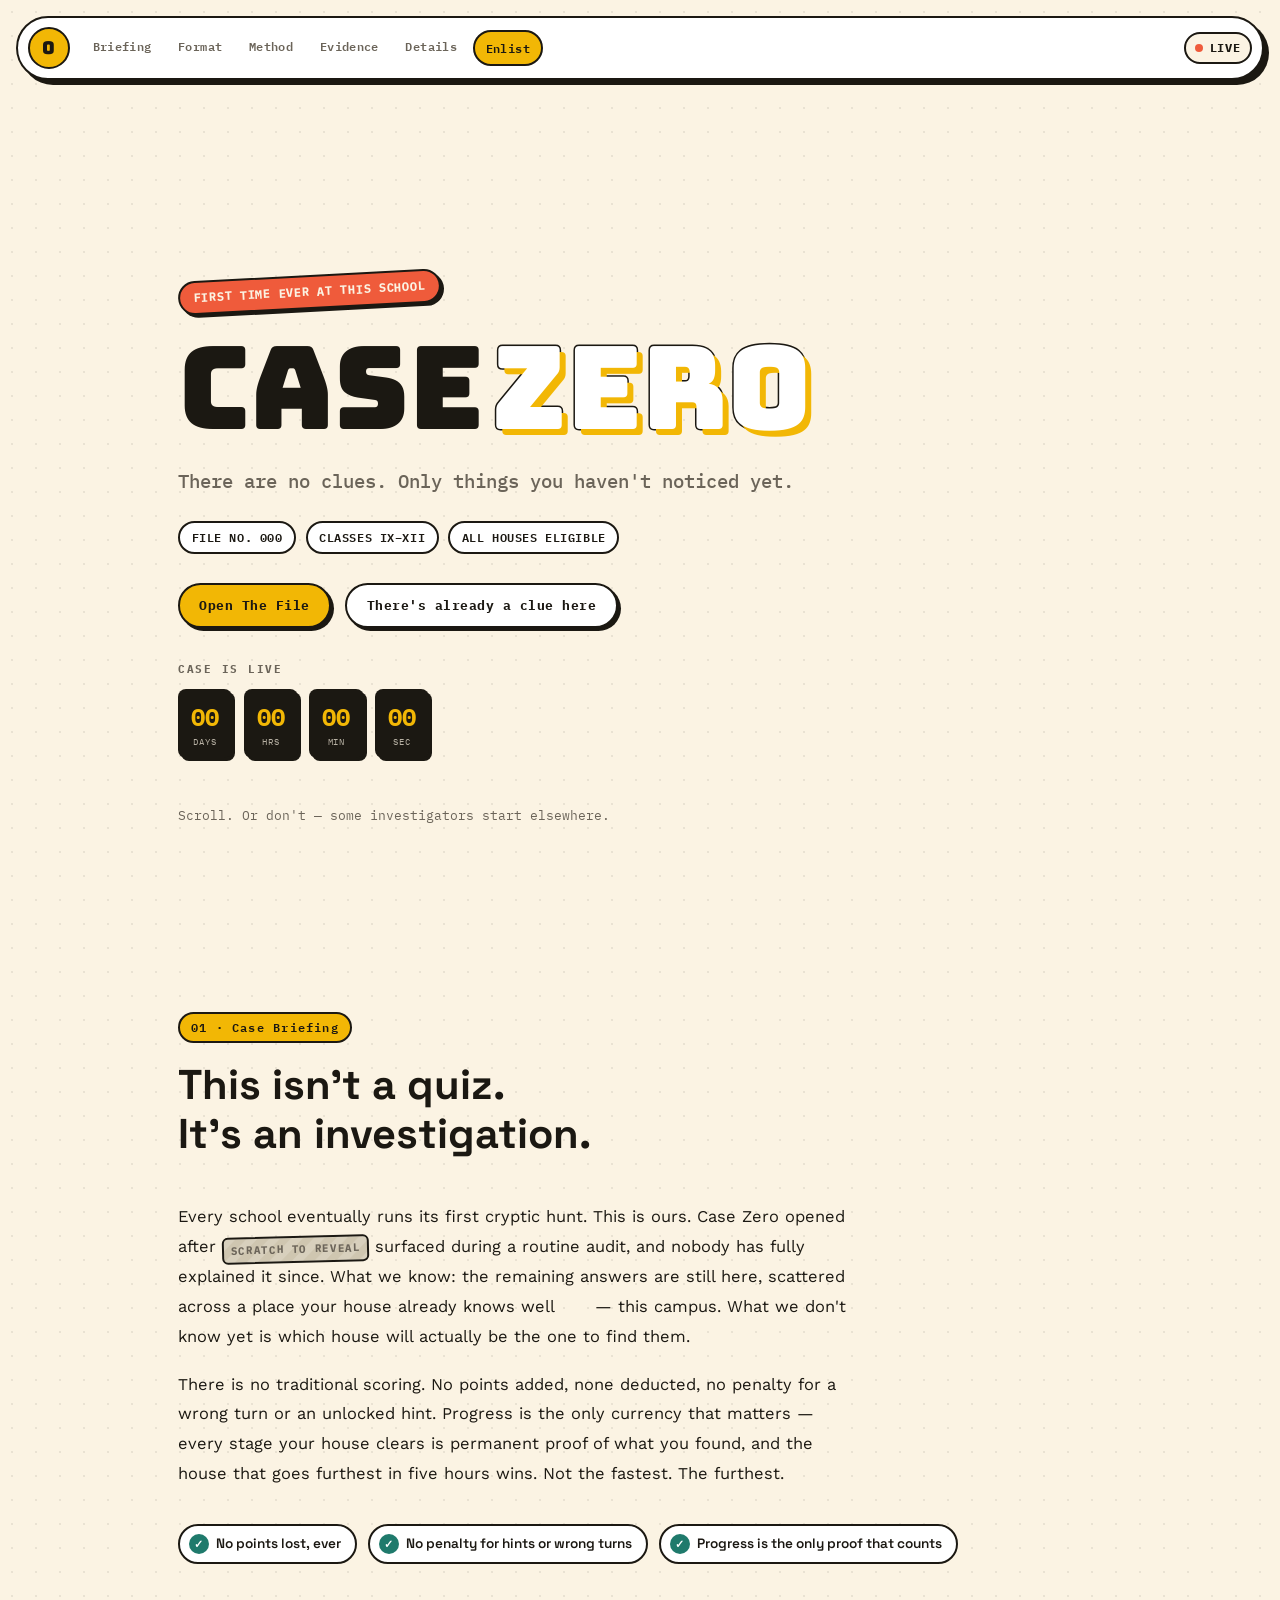
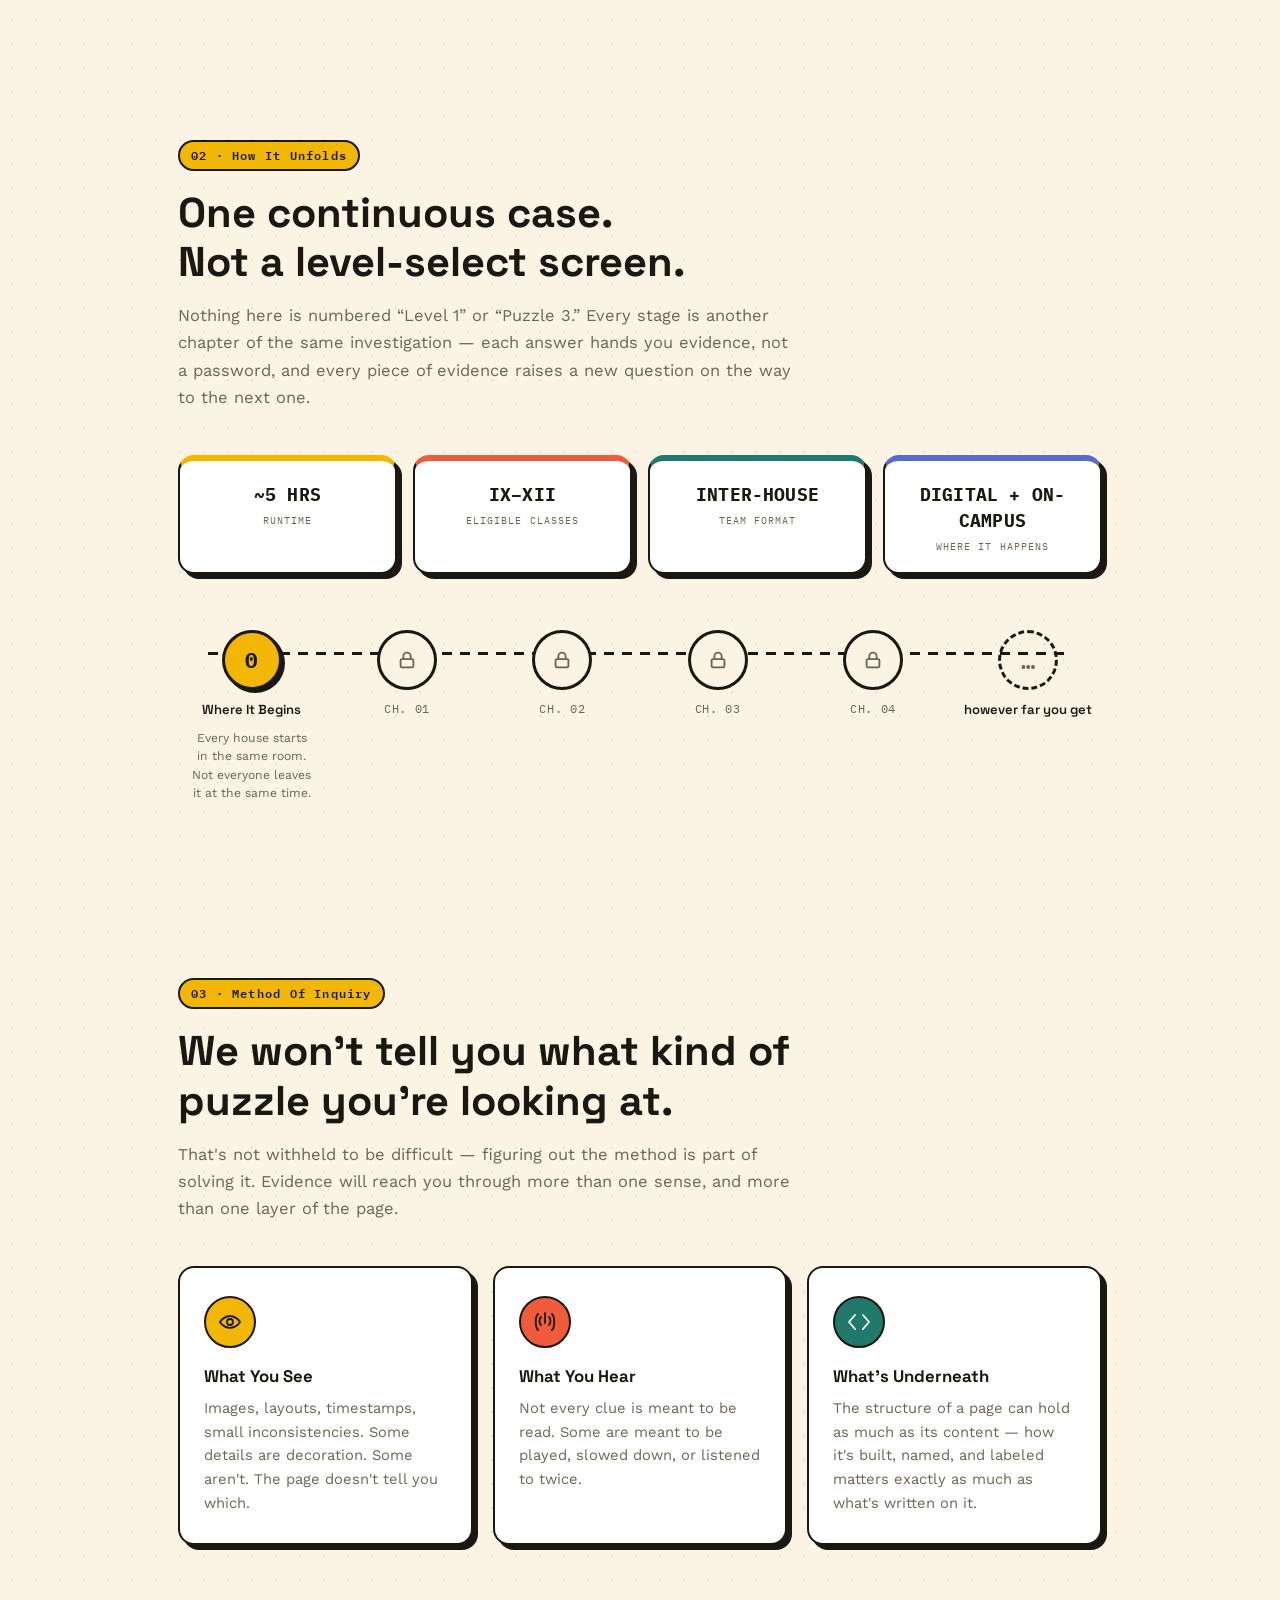
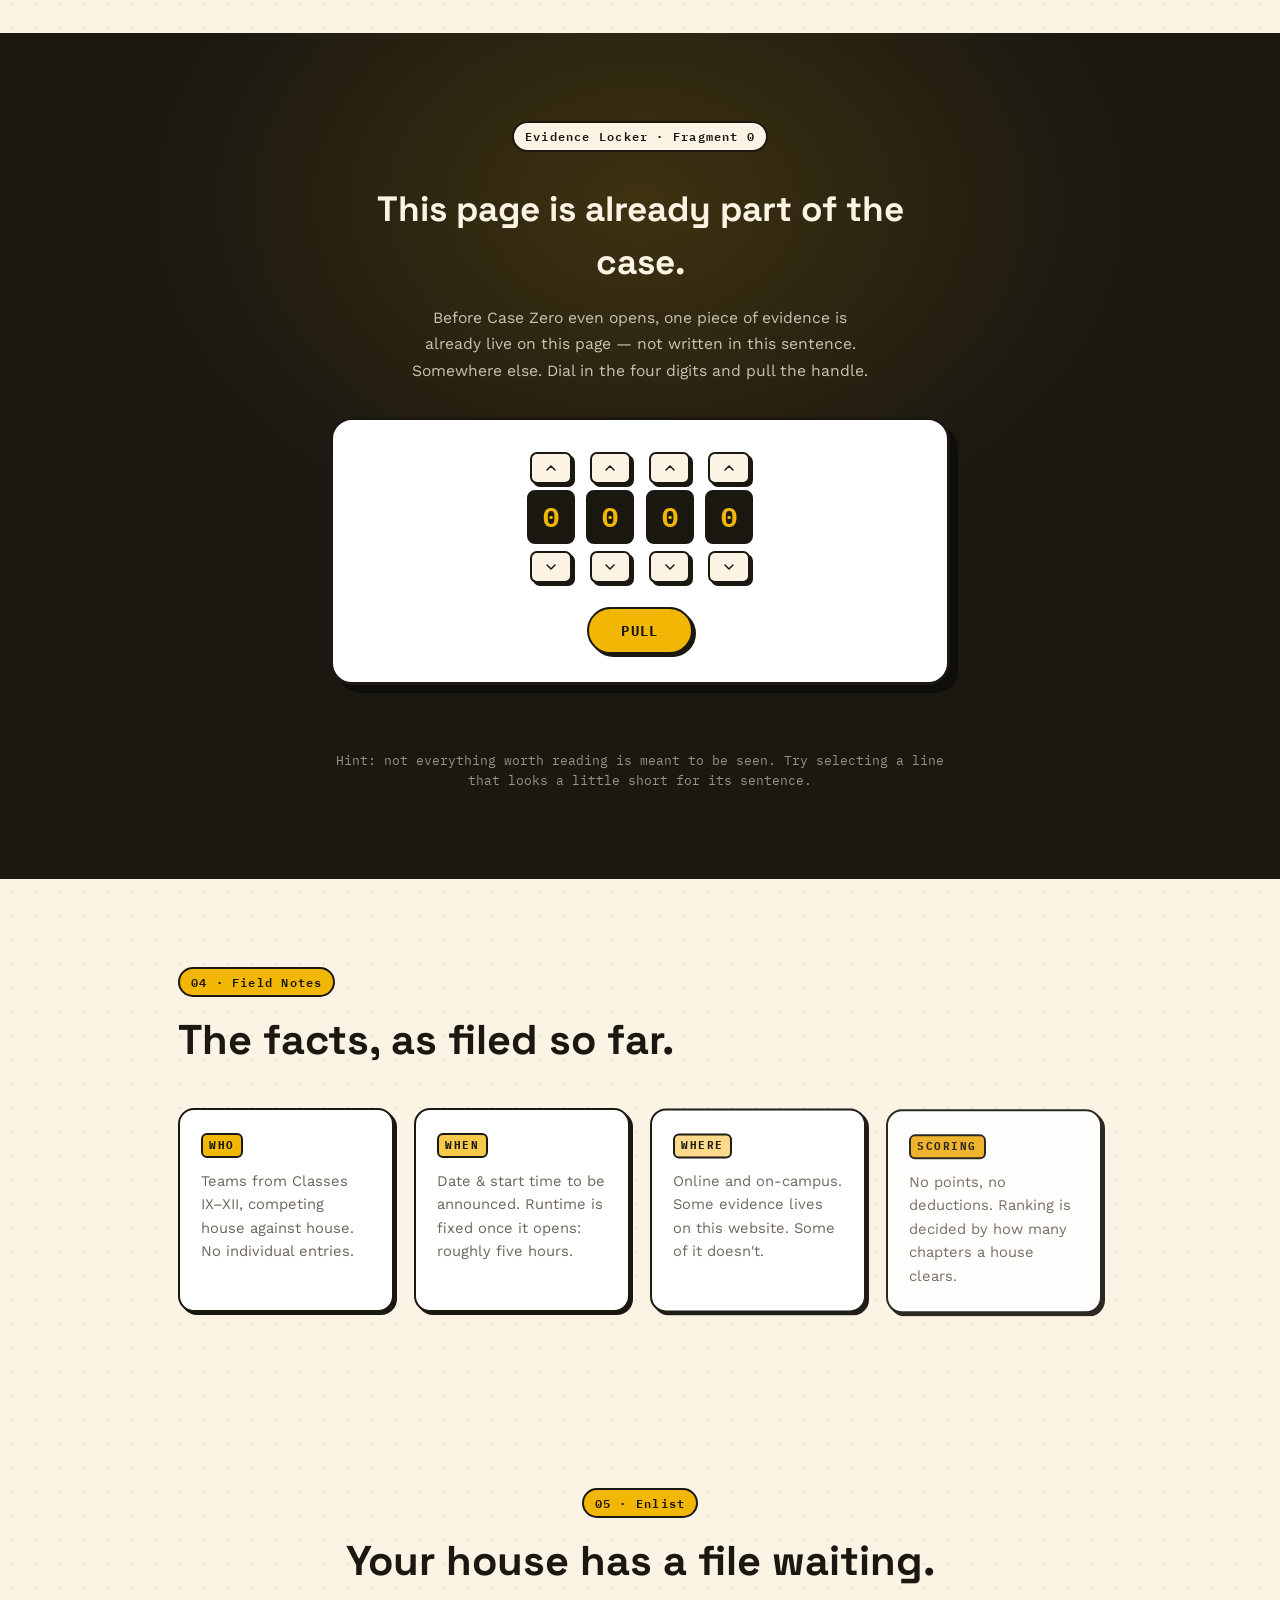
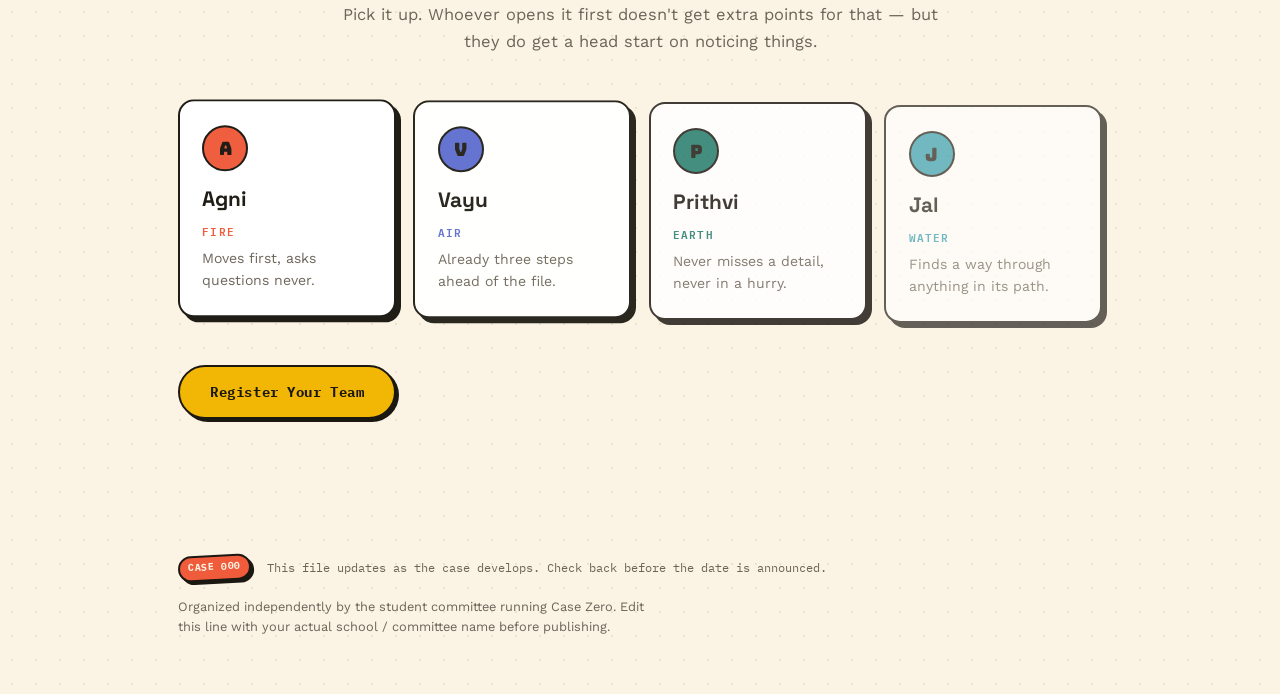
<file: index.html>
<!DOCTYPE html>
<html lang="en">

<head>
  <meta charset="UTF-8">
  <meta name="viewport" content="width=device-width, initial-scale=1.0">
  <title>CASE ZERO — The First File Is Already Open</title>
  <meta name="description"
    content="Case Zero is the first cryptic hunt this school has ever run. Inter-house teams. Five hours. No points, no penalties — only how far your house gets. Something is already hidden on this page.">

  <!--
  Curious enough to check the source? Good instinct — that's the whole game.
  The four-digit code isn't written anywhere in this file. But it IS on the page.
-->

  <link rel="icon"
    href="data:image/svg+xml,%3Csvg xmlns='http://www.w3.org/2000/svg' viewBox='0 0 100 100'%3E%3Crect width='100' height='100' rx='22' fill='%23F2B705'/%3E%3Ctext x='29' y='73' font-size='60' font-family='Arial' font-weight='900' fill='%231B1812'%3E0%3C/text%3E%3C/svg%3E">

  <link rel="preconnect" href="https://fonts.googleapis.com">
  <link rel="preconnect" href="https://fonts.gstatic.com" crossorigin>
  <link
    href="https://fonts.googleapis.com/css2?family=Bungee&family=Space+Grotesk:wght@500;600;700&family=IBM+Plex+Mono:wght@400;500;600;700&family=Work+Sans:wght@400;500;600;700;800&display=swap"
    rel="stylesheet">

  <link rel="stylesheet" href="style.css">
</head>

<body>

  <!-- ============ NAVBAR ============ -->
  <header class="navbar">
    <a class="navbar__brand" href="#top" aria-label="Case Zero, back to top">0</a>

    <nav class="navbar__links" aria-label="Section navigation">
      <a href="#briefing" data-section="briefing" class="navbar__link">Briefing</a>
      <a href="#format" data-section="format" class="navbar__link">Format</a>
      <a href="#method" data-section="method" class="navbar__link">Method</a>
      <a href="#fragment-zero" data-section="fragment-zero" class="navbar__link">Evidence</a>
      <a href="#details" data-section="details" class="navbar__link">Details</a>
      <a href="#enlist" data-section="enlist" class="navbar__link navbar__link--cta">Enlist</a>
    </nav>

    <div class="navbar__status" id="status-pill">
      <span class="navbar__dot" aria-hidden="true"></span>
      <span id="status-text">OPEN</span>
    </div>
  </header>

  <main>

    <!-- ============ HERO ============ -->
    <section id="top" class="hero">
      <span class="badge-sticker">FIRST TIME EVER AT THIS SCHOOL</span>

      <h1 class="hero__title">CASE<span class="hero__title-zero">ZERO</span></h1>

      <p class="hero__tagline" id="scramble-target">There are no clues. Only things you haven't noticed yet.</p>

      <div class="chip-row">
        <span class="chip">FILE NO. 000</span>
        <span class="chip">CLASSES IX&ndash;XII</span>
        <span class="chip">ALL HOUSES ELIGIBLE</span>
      </div>

      <div class="hero__actions">
        <a href="#briefing" class="btn btn--primary">Open The File</a>
        <a href="#fragment-zero" class="btn btn--ghost">There's already a clue here</a>
      </div>

      <div class="countdown" id="countdown">
        <span class="countdown__label">CASE OPENS IN</span>
        <div class="countdown__tiles">
          <div class="countdown__tile"><span id="cd-days">00</span><small>days</small></div>
          <div class="countdown__tile"><span id="cd-hours">00</span><small>hrs</small></div>
          <div class="countdown__tile"><span id="cd-mins">00</span><small>min</small></div>
          <div class="countdown__tile" id="cd-secs-tile"><span id="cd-secs">00</span><small>sec</small></div>
        </div>
      </div>

      <p class="hero__scrollhint">Scroll. Or don't — some investigators start elsewhere.</p>
    </section>

    <!-- ============ BRIEFING ============ -->
    <section id="briefing" class="section reveal">
      <div class="section__head">
        <span class="eyebrow">01 &middot; Case Briefing</span>
        <h2 class="section__title">This isn't a quiz.<br>It's an investigation.</h2>
      </div>

      <div class="prose">
        <p>
          Every school eventually runs its first cryptic hunt. This is ours. Case Zero opened after
          <span class="scratch" tabindex="0" role="button" aria-label="Hidden detail. Press or hover to reveal.">
            <span class="scratch__cover" aria-hidden="true">SCRATCH TO REVEAL</span>
            <span class="scratch__answer">a discrepancy in the archive room</span>
          </span>
          surfaced during a routine audit, and nobody has fully explained it since. What we know: the
          remaining answers are still here, scattered across a place your house already knows well<span
            class="hidden-fragment" aria-hidden="true">4471</span> &mdash; this campus. What we don't know yet is which
          house will actually be the one to find them.
        </p>
        <p>
          There is no traditional scoring. No points added, none deducted, no penalty for a wrong turn
          or an unlocked hint. Progress is the only currency that matters &mdash; every stage your house
          clears is permanent proof of what you found, and the house that goes furthest in five hours
          wins. Not the fastest. The furthest.
        </p>
      </div>

      <ul class="note-row">
        <li><span class="note-dot" aria-hidden="true">&#10003;</span>No points lost, ever</li>
        <li><span class="note-dot" aria-hidden="true">&#10003;</span>No penalty for hints or wrong turns</li>
        <li><span class="note-dot" aria-hidden="true">&#10003;</span>Progress is the only proof that counts</li>
      </ul>
    </section>

    <!-- ============ FORMAT ============ -->
    <section id="format" class="section reveal">
      <div class="section__head">
        <span class="eyebrow">02 &middot; How It Unfolds</span>
        <h2 class="section__title">One continuous case.<br>Not a level-select screen.</h2>
        <p class="lede">
          Nothing here is numbered &ldquo;Level 1&rdquo; or &ldquo;Puzzle 3.&rdquo; Every stage is another
          chapter of the same investigation &mdash; each answer hands you evidence, not a password, and
          every piece of evidence raises a new question on the way to the next one.
        </p>
      </div>

      <div class="stat-row">
        <div class="stat-chip stat-chip--sun"><strong>~5 HRS</strong><span>Runtime</span></div>
        <div class="stat-chip stat-chip--coral"><strong>IX&ndash;XII</strong><span>Eligible classes</span></div>
        <div class="stat-chip stat-chip--teal"><strong>INTER-HOUSE</strong><span>Team format</span></div>
        <div class="stat-chip stat-chip--peri"><strong>DIGITAL + ON-CAMPUS</strong><span>Where it happens</span></div>
      </div>

      <ol class="trail">
        <li class="trail__node trail__node--open">
          <span class="trail__circle">0</span>
          <span class="trail__label">Where It Begins</span>
          <span class="trail__note">Every house starts in the same room. Not everyone leaves it at the same time.</span>
        </li>
        <li class="trail__node trail__node--locked">
          <span class="trail__circle" aria-hidden="true"><svg viewBox="0 0 24 24" fill="none">
              <rect x="5" y="11" width="14" height="9" rx="1.5" stroke="currentColor" stroke-width="2" />
              <path d="M8 11V8a4 4 0 018 0v3" stroke="currentColor" stroke-width="2" />
            </svg></span>
          <span class="trail__label">CH. 01</span>
        </li>
        <li class="trail__node trail__node--locked">
          <span class="trail__circle" aria-hidden="true"><svg viewBox="0 0 24 24" fill="none">
              <rect x="5" y="11" width="14" height="9" rx="1.5" stroke="currentColor" stroke-width="2" />
              <path d="M8 11V8a4 4 0 018 0v3" stroke="currentColor" stroke-width="2" />
            </svg></span>
          <span class="trail__label">CH. 02</span>
        </li>
        <li class="trail__node trail__node--locked">
          <span class="trail__circle" aria-hidden="true"><svg viewBox="0 0 24 24" fill="none">
              <rect x="5" y="11" width="14" height="9" rx="1.5" stroke="currentColor" stroke-width="2" />
              <path d="M8 11V8a4 4 0 018 0v3" stroke="currentColor" stroke-width="2" />
            </svg></span>
          <span class="trail__label">CH. 03</span>
        </li>
        <li class="trail__node trail__node--locked trail__node--fade">
          <span class="trail__circle" aria-hidden="true"><svg viewBox="0 0 24 24" fill="none">
              <rect x="5" y="11" width="14" height="9" rx="1.5" stroke="currentColor" stroke-width="2" />
              <path d="M8 11V8a4 4 0 018 0v3" stroke="currentColor" stroke-width="2" />
            </svg></span>
          <span class="trail__label">CH. 04</span>
        </li>
        <li class="trail__node trail__node--more">
          <span class="trail__circle">&hellip;</span>
          <span class="trail__label">however far you get</span>
        </li>
      </ol>
    </section>

    <!-- ============ METHOD ============ -->
    <section id="method" class="section reveal">
      <div class="section__head">
        <span class="eyebrow">03 &middot; Method Of Inquiry</span>
        <h2 class="section__title">We won't tell you what kind of puzzle you're looking at.</h2>
        <p class="lede">
          That's not withheld to be difficult &mdash; figuring out the method is part of solving it.
          Evidence will reach you through more than one sense, and more than one layer of the page.
        </p>
      </div>

      <div class="card-grid">
        <div class="method-card">
          <span class="method-card__badge method-card__badge--sun"><svg viewBox="0 0 24 24" fill="none">
              <path d="M2 12s3.5-6 10-6 10 6 10 6-3.5 6-10 6-10-6-10-6z" stroke="currentColor" stroke-width="1.8" />
              <circle cx="12" cy="12" r="3" stroke="currentColor" stroke-width="1.8" />
            </svg></span>
          <h3>What You See</h3>
          <p>Images, layouts, timestamps, small inconsistencies. Some details are decoration. Some aren't. The page
            doesn't tell you which.</p>
        </div>
        <div class="method-card">
          <span class="method-card__badge method-card__badge--coral"><svg viewBox="0 0 24 24" fill="none">
              <path d="M12 3v10M8 7c-2 2-2 6 0 8M16 7c2 2 2 6 0 8M5 4c-3 3-3 13 0 16M19 4c3 3 3 13 0 16"
                stroke="currentColor" stroke-width="1.8" stroke-linecap="round" />
            </svg></span>
          <h3>What You Hear</h3>
          <p>Not every clue is meant to be read. Some are meant to be played, slowed down, or listened to twice.</p>
        </div>
        <div class="method-card">
          <span class="method-card__badge method-card__badge--teal"><svg viewBox="0 0 24 24" fill="none">
              <path d="M8 5L2 12l6 7M16 5l6 7-6 7" stroke="currentColor" stroke-width="1.8" stroke-linecap="round"
                stroke-linejoin="round" />
            </svg></span>
          <h3>What's Underneath</h3>
          <p>The structure of a page can hold as much as its content &mdash; how it's built, named, and labeled matters
            exactly as much as what's written on it.</p>
        </div>
      </div>
    </section>

    <!-- ============ FRAGMENT ZERO — the combination lock puzzle ============ -->
    <section id="fragment-zero" class="section section--panel reveal">
      <div class="lock-panel">
        <span class="eyebrow eyebrow--light">Evidence Locker &middot; Fragment 0</span>
        <h2 class="lock-panel__title">This page is already part of the case.</h2>
        <p class="lock-panel__body">
          Before Case Zero even opens, one piece of evidence is already live on this page &mdash;
          not written in this sentence. Somewhere else. Dial in the four digits and pull the handle.
        </p>

        <div class="lock" id="combo-lock">
          <div class="lock__dials" id="lock-dials"><!-- 4 dial units injected by script.js --></div>
          <button type="button" class="lock__handle" id="lock-submit">Pull</button>
        </div>

        <p id="lock-feedback" class="lock-feedback" aria-live="polite" role="status"></p>

        <p class="lock-panel__hint">Hint: not everything worth reading is meant to be seen. Try selecting a line that
          looks a little short for its sentence.</p>
        <noscript>
          <p class="lock-panel__hint">This lock needs JavaScript enabled to turn.</p>
        </noscript>
      </div>
    </section>

    <!-- ============ DETAILS ============ -->
    <section id="details" class="section reveal">
      <div class="section__head">
        <span class="eyebrow">04 &middot; Field Notes</span>
        <h2 class="section__title">The facts, as filed so far.</h2>
      </div>

      <div class="card-grid card-grid--details">
        <div class="detail-card">
          <span class="detail-card__label">Who</span>
          <p>Teams from Classes IX&ndash;XII, competing house against house. No individual entries.</p>
        </div>
        <div class="detail-card">
          <span class="detail-card__label">When</span>
          <p>Date &amp; start time to be announced. Runtime is fixed once it opens: roughly five hours.</p>
        </div>
        <div class="detail-card">
          <span class="detail-card__label">Where</span>
          <p>Online and on-campus. Some evidence lives on this website. Some of it doesn't.</p>
        </div>
        <div class="detail-card">
          <span class="detail-card__label">Scoring</span>
          <p>No points, no deductions. Ranking is decided by how many chapters a house clears.</p>
        </div>
      </div>
    </section>

    <!-- ============ ENLIST ============ -->
    <section id="enlist" class="section reveal">
      <div class="section__head section__head--center">
        <span class="eyebrow">05 &middot; Enlist</span>
        <h2 class="section__title">Your house has a file waiting.</h2>
        <p class="lede lede--center">Pick it up. Whoever opens it first doesn't get extra points for that &mdash; but
          they do get a head start on noticing things.</p>
      </div>

      <div class="house-grid" id="house-grid"><!-- rendered by script.js from CONFIG.houses --></div>

      <a href="#" class="btn btn--primary btn--large" id="register-link">Register Your Team</a>
    </section>

  </main>

  <footer class="site-footer">
    <div class="site-footer__row">
      <span class="badge-sticker badge-sticker--small">CASE 000</span>
      <p>This file updates as the case develops. Check back before the date is announced.</p>
    </div>
    <p class="site-footer__fine">Organized independently by the student committee running Case Zero. Edit this line with
      your actual school / committee name before publishing.</p>
  </footer>

  <script src="https://cdnjs.cloudflare.com/ajax/libs/gsap/3.12.5/gsap.min.js"></script>
  <script src="script.js"></script>
</body>

</html>
</file>
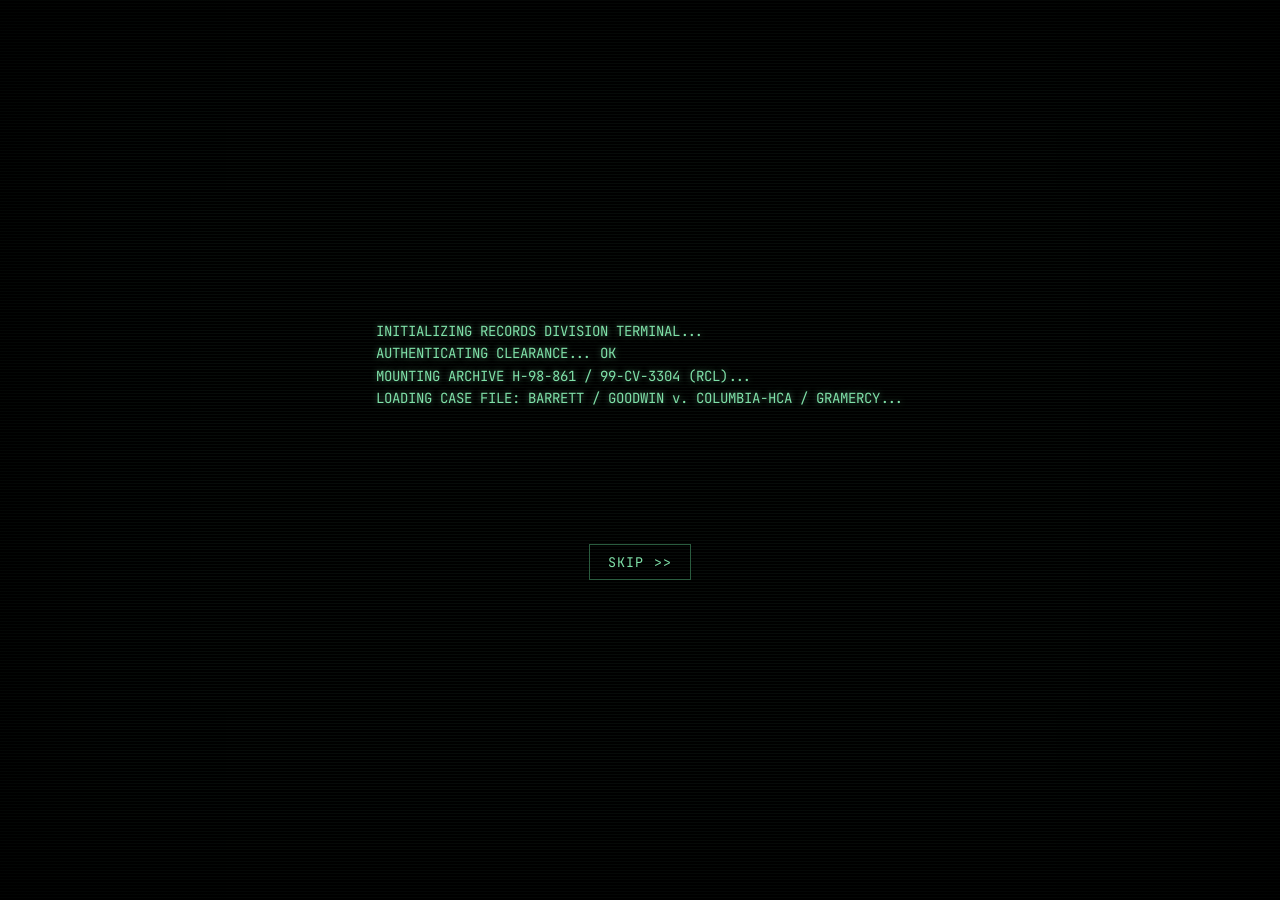
<file: 2.html>
<!DOCTYPE html>
<html lang="en">

<head>
    <meta charset="UTF-8">
    <meta name="viewport" content="width=device-width, initial-scale=1.0">
    <title>SEALED // Case No. H-98-861 — Barrett/Goodwin v. Columbia-HCA/Gramercy</title>

    <!--
  Breadcrumb. Decode it if you like — it just points you two inches down.
  BASE64: SWYgeW91IGNhbiByZWFkIHRoaXMsIHlvdSdyZSBhbHJlYWR5IGFoZWFkIG9mIG1vc3QgdmlzaXRvcnMuIFNjcm9sbCBkb3duIGluIHRoZSBzb3VyY2Ug4oCUIENsZXJrJ3MgTm90ZSAxIG9mIDUgaXMgaW4gdGhlIGJpZyBjb21tZW50IGJsb2NrIGJlbG93Lg==
-->
    <meta name="clearance-log"
        content="SWYgeW91IGNhbiByZWFkIHRoaXMsIHlvdSdyZSBhbHJlYWR5IGFoZWFkIG9mIG1vc3QgdmlzaXRvcnMuIFNjcm9sbCBkb3duIGluIHRoZSBzb3VyY2Ug4oCUIENsZXJrJ3MgTm90ZSAxIG9mIDUgaXMgaW4gdGhlIGJpZyBjb21tZW50IGJsb2NrIGJlbG93Lg==">

    <!--
============================================================================
 RECORDS DIVISION — RESTRICTED ARCHIVE — INTERNAL FILE COPY
 If you're reading this, you already know to check the page source.
 Good instinct. Keep that habit for the rest of this file — not everything
 here is meant to be seen on the first pass.

 CLERK'S NOTE 1 of 5
 "This archive doesn't unseal itself. The final code has FOUR segments,
  and every one of them is already sitting in plain sight in the Rulings
  tab — you just have to know which four things to pull, and how they
  fit together. That 'how' is scattered in four more places:

    - Three more notes are hidden past this one, found by DOING things,
      not just reading them. This machine takes typed words. It also
      remembers old cheat codes from a much older kind of console.
    - A fifth note is hiding in the Evidence Locker, under something
      that's been blacked out for a reason. Blacked out isn't the same
      as gone.
    - And it never hurts to check whether this page has anything to
      say back to you, in the one place developers actually look.

  Five notes total. You don't need to find them in order. You do need
  all five before the Terminal will make any sense."
============================================================================
-->

    <link rel="stylesheet" href="2.css">
</head>

<body>

    <!-- ============================= BOOT SCREEN ============================= -->
    <div id="boot-screen" role="status" aria-live="polite">
        <div id="boot-lines"></div>
        <button id="skip-boot" type="button">SKIP &gt;&gt;</button>
    </div>

    <!-- ============================== MAIN APP ================================ -->
    <div id="app" hidden>

        <header class="topbar">
            <div class="seal" aria-hidden="true">
                <svg viewBox="0 0 100 100" width="42" height="42">
                    <circle cx="50" cy="50" r="46" fill="none" stroke="currentColor" stroke-width="2" />
                    <circle cx="50" cy="50" r="38" fill="none" stroke="currentColor" stroke-width="1" />
                    <path d="M50 20 L58 45 L50 40 L42 45 Z" fill="currentColor" />
                    <path d="M30 60 Q50 78 70 60" fill="none" stroke="currentColor" stroke-width="3" />
                </svg>
            </div>
            <div class="case-id">
                <span class="case-id-label">CASE NO.</span>
                <span class="case-id-num">H-98-861 &nbsp;/&nbsp; 99-CV-3304 (RCL)</span>
            </div>
            <div class="clearance-stamp">RESTRICTED&nbsp;ACCESS</div>
        </header>

        <div class="vitals-strip">
            <svg class="ecg" viewBox="0 0 300 40" preserveAspectRatio="none" aria-hidden="true">
                <polyline id="ecg-line" class="ecg-line" fill="none" stroke-width="2"
                    points="0,20 40,20 50,5 60,35 70,20 110,20 120,8 130,32 140,20 300,20" />
            </svg>
            <span class="vitals-label">
                SIGNS OF LIFE — CLERK'S NOTES RECOVERED:
                <span id="clue-count">0</span>/<span id="clue-total">5</span>
                <span class="vitals-sub">(this monitor auto-detects 3 of 5 — two are old-school; report them yourself in
                    the Terminal)</span>
            </span>
        </div>

        <nav class="tabs" aria-label="Case sections">
            <a href="#overview">Overview</a>
            <a href="#persons">Persons of Interest</a>
            <a href="#timeline">Timeline</a>
            <a href="#evidence">Evidence Locker</a>
            <a href="#rulings">Rulings</a>
            <a href="#terminal">Unseal Terminal</a>
        </nav>

        <main>

            <!-- ============================ OVERVIEW ============================ -->
            <section id="overview" class="panel">
                <h2><span class="tag">01</span> Overview — What This File Is</h2>
                <p>
                    This is a public-record dossier for a False Claims Act <em>qui tam</em>
                    case brought by two former employees of Gramercy Surgery Center, an
                    outpatient facility in Houston, Texas, against Columbia/HCA. The
                    relators — Scott Barrett and Marie Goodwin — alleged improper
                    Medicare co-pay waivers, mis-coding of uncovered procedures, pricing
                    and referral arrangements benefiting physician owners, and
                    retaliation after they raised concerns internally.
                </p>
                <div class="callout">
                    <strong>Read carefully:</strong> an allegation is not a finding. A
                    parent company's nationwide settlement is not the same thing as a
                    verdict in <em>this</em> case. This file separates the two — and
                    so should you, once you get to the Terminal.
                </div>
                <p>
                    The case never reached a fraud trial. It was narrowed twice — once on
                    the pleadings, once on summary judgment — before it closed. The two
                    rulings that did that narrowing are the heart of this archive, and
                    of what it takes to unseal it. Read <a href="#rulings">Rulings</a>
                    slowly. Every word of it is load-bearing.
                </p>
            </section>

            <!-- ============================ PERSONS ============================= -->
            <section id="persons" class="panel">
                <h2><span class="tag">02</span> Persons of Interest</h2>
                <div class="card-grid">

                    <details class="card">
                        <summary>Scott Barrett <span class="role">Administrator · Relator</span></summary>
                        <p>Became Gramercy's administrator in late 1995. Filed the sealed
                            qui tam action in March 1998. Settled his own employment claims
                            privately in September 2004 — terms were never made public.</p>
                    </details>

                    <details class="card">
                        <summary>Marie Goodwin <span class="role">Business Operations Manager · Relator</span></summary>
                        <p>Ran Gramercy's business office from 1993 to January 1997.
                            Logged pricing concessions and raised concerns up the chain
                            starting in 1996. Fired January 2, 1997, after a dispute over
                            year-end reports. Her retaliation claim later failed for lack of
                            a proven causal link.</p>
                        <!-- She kept better records than anyone gave her credit for.
               If you ever intercept a transmission signed "M.G.", that's her. -->
                    </details>

                    <details class="card">
                        <summary>Carol Simons <span class="role">Successor Administrator</span></summary>
                        <p>Took over both the Travis and Gramercy sites in December 1996
                            after Barrett's firing. Fired Goodwin following an escalating
                            argument over reporting duties on December 31, 1996 and
                            January 2, 1997.</p>
                    </details>

                    <details class="card">
                        <summary>Greg Beasley <span class="role">Regional VP, Ambulatory Surgery</span></summary>
                        <p>Visited Gramercy in May 1996 and joined a conference call where
                            co-pay waivers, doctor demands, and pricing were discussed —
                            later cited as the strongest evidence of protected reporting.</p>
                    </details>

                    <details class="card">
                        <summary>Kirk Tenkhoff <span class="role">Regional Compliance Director</span></summary>
                        <p>Present on the May 1996 call. Later testified he told the
                            relators that discounting co-pays and deductibles was improper,
                            and that he planned to consult counsel and the CFOs.</p>
                    </details>

                    <details class="card">
                        <summary>Pam Ashworth <span class="role">Regional CFO</span></summary>
                        <p>Goodwin raised the overpayment holding account with her in
                            September 1996. Ashworth directed that future overpayments go
                            back to insurers, but didn't address funds already transferred.</p>
                    </details>

                </div>
            </section>

            <!-- ============================ TIMELINE ============================= -->
            <section id="timeline" class="panel">
                <h2><span class="tag">03</span> Timeline</h2>
                <ol class="timeline">
                    <li><time>1993</time> Goodwin joins Gramercy's business office.</li>
                    <li><time>1994</time> Columbia/HCA acquires Gramercy; overpayment-refund questions begin.</li>
                    <li><time>Late 1995</time> Barrett becomes administrator.</li>
                    <li><time>Mar 1996</time> Goodwin starts logging concessions, free cases, and fee waivers.</li>
                    <li><time>May 1996</time> Dallas regional meeting, Beasley's site visit, and the conference call —
                        the key internal-reporting event.</li>
                    <li><time>Sep 1996</time> Overpayment holding account raised with Ashworth.</li>
                    <li><time>Oct 1996</time> Goodwin refuses further pricing deals; a performance memo is written about
                        her.</li>
                    <li><time>Dec 1996</time> Barrett is fired; Simons takes over both sites.</li>
                    <li><time>Jan 2, 1997</time> Goodwin is fired following a dispute with Simons.</li>
                    <li><time>Mar 1998</time> Barrett files the sealed FCA suit — S.D. Tex. No. H-98-861.</li>
                    <li><time>1999</time> Case transferred into the D.C. MDL as No. 99-cv-3304.</li>
                    <li><time>Mar 15, 2001</time> The United States declines to intervene.</li>
                    <li class="ruling-marker"><time>Feb 24, 2003</time> ★ Ruling One — D.C. dismissal (see Rulings).
                    </li>
                    <li><time>Sep 2004</time> Barrett settles his claims privately.</li>
                    <li class="ruling-marker"><time>Aug 10, 2005</time> ★ Ruling Two — Houston summary judgment (see
                        Rulings).</li>
                </ol>
            </section>

            <!-- ============================ EVIDENCE ============================= -->
            <section id="evidence" class="panel">
                <h2><span class="tag">04</span> Evidence Locker</h2>
                <p class="hint-text">Some exhibits below have been partially declassified. Others haven't — yet. Some
                    blacked-out lines respond better to a mouse than to your eyes. Try dragging your cursor across one.
                </p>

                <div class="exhibit">
                    <h3>Exhibit A — Sealed Complaint <span class="exhibit-date">Filed March 1998</span></h3>
                    <p>Alleges routine co-pay waivers, mis-coded procedures, discounted
                        or free cases for referring physicians, an equipment-lease
                        arrangement, and retained insurance overpayments.</p>
                </div>

                <div class="exhibit">
                    <h3>Exhibit B — D.C. MDL Opinion <span class="exhibit-date">Feb. 24, 2003</span></h3>
                    <p>251 F. Supp. 2d 28. Holds that kickback theories and implied
                        certification can, in principle, support False Claims Act liability
                        — but dismisses the fraud counts without prejudice for lack of
                        Rule 9(b) particularity.</p>
                    <p class="declass">
                        <span class="redacted" id="redacted-clue" tabindex="0" title="Select this text.">
                            <span class="redacted-block">████████████ ██ ████████ ███ ████ ██████████ █████ ████, ██
                                █████ ██████████. ████ ██ ███ ███ ████ ██████ █████ █████.</span><span
                                class="redacted-payload" id="redacted-payload">&nbsp;Clerk's Note 5 of 5 — the last
                                piece: string your four segments together with a single hyphen between each one, and
                                nothing else. No spaces, anywhere, ever. That's the whole assembly instruction.
                                Everything you need to fill those four segments in is written under "The Two
                                Rulings."</span>
                        </span>
                    </p>
                </div>

                <div class="exhibit">
                    <h3>Exhibit C — Houston Summary Judgment <span class="exhibit-date">Aug. 10, 2005</span></h3>
                    <p>Finds a factual dispute over whether Goodwin's internal reports
                        counted as protected activity — but no evidence that the
                        decision-maker who fired her knew about them. Case closes on
                        causation grounds.</p>
                </div>

                <div class="exhibit">
                    <h3>Exhibit D — DOJ National Settlement Record <span class="exhibit-date">Dec. 2000 / Jun.
                            2003</span></h3>
                    <p>Columbia/HCA's separate nationwide resolutions totaled roughly
                        $1.7 billion across unrelated hospital conduct. Context only —
                        this Gramercy matter was not part of that settled group.</p>
                </div>

                <button id="decode-btn" type="button" class="ghost-btn"
                    data-transmission="Q0xFUksgTk9URSAoVU5OVU1CRVJFRCk6IFRoZXJlIGlzIG5vIHNpeHRoIG5vdGUuIFN0b3AgZGVjb2RpbmcgdHJhbnNtaXNzaW9ucyBhbmQgZ28gcmVhZCB0aGUgUnVsaW5ncyB0YWIuIC0tIE0uRy4=">
                    Analyze intercepted transmission
                </button>
                <pre id="transmission-output" aria-live="polite"></pre>
            </section>

            <!-- ============================ RULINGS ============================== -->
            <section id="rulings" class="panel">
                <h2><span class="tag">05</span> The Two Rulings</h2>
                <p>Everything this case became rests on these two decisions. Read the
                    stamps, the names, and the dates closely — they matter more than once,
                    and they matter more than the prose around them.</p>

                <div class="ruling-card">
                    <div class="stamp">RCL</div>
                    <div>
                        <h3>Ruling One — Dismissal on the Pleadings</h3>
                        <p><strong>United States ex rel. Barrett v. Columbia/HCA</strong>,
                            251 F. Supp. 2d 28 — United States District Court, District of
                            Columbia.</p>
                        <p>Decided <strong>February 24, 2003</strong> by
                            <strong>Judge Royce C. Lamberth</strong>. The fraud counts were
                            dismissed without prejudice for failing Rule 9(b)'s particularity
                            requirement. The retaliation and emotional-distress claims
                            survived.
                        </p>
                    </div>
                </div>

                <div class="ruling-card">
                    <div class="stamp">LHR</div>
                    <div>
                        <h3>Ruling Two — Summary Judgment</h3>
                        <p><strong>United States ex rel. Barrett and Goodwin v. Columbia
                                Healthcare Corp.</strong>, No. H-98-861 — United States District
                            Court, Southern District of Texas, Houston Division.</p>
                        <p>Decided <strong>August 10, 2005</strong> by
                            <strong>Judge Lee H. Rosenthal</strong>. Summary judgment for the
                            defendants on all of Goodwin's remaining claims. The case
                            effectively ends here.
                        </p>
                    </div>
                </div>
            </section>

            <!-- ============================ TERMINAL ============================= -->
            <section id="terminal" class="panel">
                <h2><span class="tag">06</span> Unseal Terminal</h2>
                <p>
                    This archive unseals with a single code: four segments, assembled
                    from what's written above and from what you've dug up elsewhere in
                    this file. Five Clerk's Notes are hidden through this archive. You
                    don't need to find them in order — you do need all of them to know
                    <em>how</em> the four segments fit together.
                </p>

                <div id="konami-panel" class="reveal-panel" hidden></div>
                <div id="keyword-panel" class="reveal-panel" hidden></div>

                <div class="manual-report">
                    <p class="hint-text">Two notes don't report to this terminal automatically. If you found them, say
                        so:</p>
                    <button id="report-comment" type="button" class="ghost-btn small" data-found="false">I found the
                        note in the page source</button>
                    <button id="report-console" type="button" class="ghost-btn small" data-found="false">I found the
                        note in the console</button>
                </div>

                <div class="hint-row">
                    <button id="hint-btn" type="button" class="ghost-btn">Request a nudge</button>
                    <span id="hint-text" aria-live="polite"></span>
                </div>

                <form id="unseal-form" autocomplete="off">
                    <label for="code-input">UNSEAL CODE</label>
                    <input id="code-input" name="code" type="text" placeholder="XXX-0000-XXX-0000" spellcheck="false"
                        autocapitalize="characters">
                    <button type="submit" id="unseal-btn">UNSEAL</button>
                </form>
                <p id="unseal-result" role="alert"></p>

                <button id="reset-btn" type="button" class="ghost-btn small">Reset investigation</button>
            </section>

        </main>

        <footer>
            <p>Public-record research summary. Not legal advice. Compiled for
                case-study purposes.</p>
            <!-- Ctrl+F is not cheating. It's called being a good investigator. -->
        </footer>

        <div id="toast" role="status" aria-live="polite"></div>

    </div>

    <script src="2.js"></script>
</body>

</html>
</file>
<file: style.css>
/* ==========================================================================
   CASE ZERO — Stylesheet (v2: "Puzzle Box")
   A bright, tactile escape-room language: cream paper, thick ink outlines,
   offset drop-shadows, and a real combination lock as the centerpiece.
   ========================================================================== */

/* ---------- Tokens ---------- */
:root {
  --paper: #FBF3E3;
  --paper-raise: #FFFFFF;
  --ink: #1B1812;
  --ink-soft: #6b6459;

  --sun: #F2B705;
  --coral: #EF5B3B;
  --teal: #1F7A6C;
  --peri: #5A6ACF;

  --shadow-sm: 3px 3px 0 var(--ink);
  --shadow-md: 5px 5px 0 var(--ink);
  --shadow-lg: 7px 7px 0 var(--ink);

  --r-sm: 8px;
  --r-md: 16px;
  --r-lg: 22px;

  --f-display: 'Bungee', 'Arial Black', sans-serif;
  --f-heading: 'Space Grotesk', sans-serif;
  --f-mono: 'IBM Plex Mono', ui-monospace, Menlo, monospace;
  --f-body: 'Work Sans', -apple-system, BlinkMacSystemFont, 'Segoe UI', sans-serif;

  --ease-out: cubic-bezier(.16, .8, .28, 1);
  --ease-pop: cubic-bezier(.34, 1.56, .64, 1);

  --nav-h: 64px;
  --nav-gap: 16px;
}

/* ---------- Reset ---------- */
*,
*::before,
*::after {
  box-sizing: border-box;
}

html {
  scroll-behavior: smooth;
}

body,
h1,
h2,
h3,
p,
ul,
ol,
li,
figure {
  margin: 0;
  padding: 0;
}

ul,
ol {
  list-style: none;
}

img,
svg {
  display: block;
  max-width: 100%;
}

a {
  color: inherit;
  text-decoration: none;
}

button,
input {
  font: inherit;
  color: inherit;
}

button {
  background: none;
  border: none;
  cursor: pointer;
}

body {
  background-color: var(--paper);
  background-image: radial-gradient(circle, rgba(27, 24, 18, 0.08) 1.4px, transparent 1.4px);
  background-size: 24px 24px;
  color: var(--ink);
  font-family: var(--f-body);
  line-height: 1.5;
  min-height: 100vh;
  overflow-x: hidden;
}

::selection {
  background: rgba(242, 183, 5, 0.55);
  color: var(--ink);
}

:focus-visible {
  outline: 3px solid var(--ink);
  outline-offset: 3px;
}

/* ==========================================================================
   NAVBAR — floating pill capsule
   ========================================================================== */
.navbar {
  position: fixed;
  top: var(--nav-gap);
  left: var(--nav-gap);
  right: var(--nav-gap);
  z-index: 300;
  height: var(--nav-h);
  display: flex;
  align-items: center;
  gap: 0.75rem;
  padding: 0 0.6rem;
  background: var(--paper-raise);
  border: 2.5px solid var(--ink);
  border-radius: 999px;
  box-shadow: var(--shadow-md);
}

.navbar__brand {
  flex-shrink: 0;
  width: 42px;
  height: 42px;
  border-radius: 50%;
  background: var(--sun);
  border: 2.5px solid var(--ink);
  display: flex;
  align-items: center;
  justify-content: center;
  font-family: var(--f-display);
  font-size: 1.1rem;
}

.navbar__links {
  flex: 1;
  display: flex;
  gap: 0.3rem;
  overflow-x: auto;
  scrollbar-width: none;
}

.navbar__links::-webkit-scrollbar {
  display: none;
}

.navbar__link {
  flex-shrink: 0;
  font-family: var(--f-mono);
  font-size: 0.76rem;
  font-weight: 600;
  letter-spacing: 0.03em;
  padding: 0.55em 0.9em;
  border-radius: 999px;
  color: var(--ink-soft);
  transition: background 0.2s var(--ease-out), color 0.2s var(--ease-out);
  white-space: nowrap;
}

.navbar__link:hover {
  background: rgba(242, 183, 5, 0.25);
  color: var(--ink);
}

.navbar__link.navbar__link--active {
  background: var(--sun);
  color: var(--ink);
}

.navbar__link--cta {
  border: 2px solid var(--ink);
  color: var(--ink);
}

.navbar__status {
  flex-shrink: 0;
  display: flex;
  align-items: center;
  gap: 0.4rem;
  font-family: var(--f-mono);
  font-size: 0.72rem;
  font-weight: 700;
  letter-spacing: 0.08em;
  padding: 0.5em 0.8em;
  border-radius: 999px;
  border: 2px solid var(--ink);
  background: var(--paper);
}

.navbar__dot {
  width: 8px;
  height: 8px;
  border-radius: 50%;
  background: var(--teal);
  animation: dot-pulse 2.2s ease-in-out infinite;
}

.navbar__status--live .navbar__dot {
  background: var(--coral);
}

@keyframes dot-pulse {

  0%,
  100% {
    opacity: 1;
  }

  50% {
    opacity: 0.3;
  }
}

/* ==========================================================================
   LAYOUT SHELL
   ========================================================================== */
main {
  padding-top: calc(var(--nav-h) + var(--nav-gap) * 2);
}

.section {
  position: relative;
  padding: 5.5rem 1.75rem;
  max-width: 980px;
  margin: 0 auto;
}

.reveal {
  opacity: 0;
  transform: translateY(30px);
  transition: opacity 0.75s var(--ease-out), transform 0.75s var(--ease-out);
}

.reveal.is-visible {
  opacity: 1;
  transform: none;
}

.section__head {
  max-width: 720px;
  margin-bottom: 2.75rem;
}

.section__head--center {
  margin-left: auto;
  margin-right: auto;
  text-align: center;
}

.eyebrow {
  display: inline-block;
  font-family: var(--f-mono);
  font-size: 0.76rem;
  font-weight: 600;
  letter-spacing: 0.1em;
  color: var(--ink);
  background: var(--sun);
  border: 2px solid var(--ink);
  border-radius: 999px;
  padding: 0.35em 0.9em;
  margin-bottom: 1.1rem;
}

.eyebrow--light {
  background: var(--paper);
}

.section__title {
  font-family: var(--f-heading);
  font-weight: 700;
  font-size: clamp(1.75rem, 3.6vw, 2.6rem);
  line-height: 1.18;
  color: var(--ink);
}

.lede {
  margin-top: 1rem;
  font-size: 1.03rem;
  line-height: 1.65;
  color: var(--ink-soft);
  max-width: 62ch;
}

.lede--center {
  margin-left: auto;
  margin-right: auto;
}

/* ==========================================================================
   HERO
   ========================================================================== */
.hero {
  min-height: 92vh;
  display: flex;
  flex-direction: column;
  align-items: flex-start;
  justify-content: center;
  padding: calc(var(--nav-h) + var(--nav-gap) * 2 + 2rem) 1.75rem 3rem;
  max-width: 980px;
  margin: 0 auto;
  gap: 1.5rem;
}

.badge-sticker {
  display: inline-block;
  font-family: var(--f-mono);
  font-size: 0.76rem;
  font-weight: 700;
  letter-spacing: 0.06em;
  color: var(--paper);
  background: var(--coral);
  border: 2.5px solid var(--ink);
  border-radius: 999px;
  padding: 0.5em 1.1em;
  transform: rotate(-3deg);
  box-shadow: var(--shadow-sm);
}

.badge-sticker--small {
  font-size: 0.62rem;
  padding: 0.35em 0.8em;
}

.hero__title {
  font-family: var(--f-display);
  font-weight: 400;
  font-size: clamp(3rem, 11vw, 7.2rem);
  line-height: 0.95;
  color: var(--ink);
  text-transform: uppercase;
}

.hero__title-zero {
  color: var(--paper-raise);
  -webkit-text-stroke: 3px var(--ink);
  paint-order: stroke fill;
  text-shadow: 6px 6px 0 var(--sun);
  margin-left: 0.06em;
}

.hero__tagline {
  font-family: var(--f-mono);
  font-size: clamp(1rem, 1.9vw, 1.2rem);
  font-weight: 500;
  color: var(--ink-soft);
  min-height: 1.6em;
}

.chip-row {
  display: flex;
  flex-wrap: wrap;
  gap: 0.6rem;
}

.chip {
  font-family: var(--f-mono);
  font-size: 0.72rem;
  font-weight: 600;
  letter-spacing: 0.05em;
  text-transform: uppercase;
  padding: 0.5em 1em;
  border: 2px solid var(--ink);
  border-radius: 999px;
  background: var(--paper-raise);
}

.hero__actions {
  display: flex;
  flex-wrap: wrap;
  gap: 0.9rem;
  margin-top: 0.3rem;
}

.btn {
  font-family: var(--f-mono);
  font-size: 0.8rem;
  font-weight: 700;
  letter-spacing: 0.04em;
  padding: 0.85em 1.5em;
  border-radius: 999px;
  border: 2.5px solid var(--ink);
  box-shadow: var(--shadow-sm);
  display: inline-flex;
  align-items: center;
  gap: 0.5em;
  transition: transform 0.15s var(--ease-out), box-shadow 0.15s var(--ease-out), background 0.15s var(--ease-out);
}

.btn--primary {
  background: var(--sun);
  color: var(--ink);
}

.btn--ghost {
  background: var(--paper-raise);
  color: var(--ink);
}

.btn:hover {
  transform: translate(-1px, -1px);
  box-shadow: 6px 6px 0 var(--ink);
}

.btn:active,
.btn.is-pressed {
  transform: translate(2px, 2px);
  box-shadow: 1px 1px 0 var(--ink);
}

.btn--large {
  padding: 1.05em 2.2em;
  font-size: 0.86rem;
}

.btn:disabled {
  opacity: 0.5;
  cursor: not-allowed;
  transform: none;
  box-shadow: var(--shadow-sm);
}

.countdown {
  margin-top: 0.6rem;
  display: flex;
  flex-direction: column;
  gap: 0.7rem;
}

.countdown__label {
  font-family: var(--f-mono);
  font-size: 0.68rem;
  font-weight: 700;
  letter-spacing: 0.16em;
  color: var(--ink-soft);
}

.countdown__tiles {
  display: flex;
  gap: 0.7rem;
}

.countdown__tile {
  background: var(--ink);
  border-radius: var(--r-sm);
  padding: 0.6em 0.7em;
  display: flex;
  flex-direction: column;
  align-items: center;
  min-width: 3.4rem;
  box-shadow: var(--shadow-sm);
}

.countdown__tile span {
  font-family: var(--f-mono);
  font-size: 1.5rem;
  font-weight: 700;
  color: var(--sun);
  font-variant-numeric: tabular-nums;
}

.countdown__tile small {
  font-family: var(--f-mono);
  font-size: 0.56rem;
  letter-spacing: 0.1em;
  text-transform: uppercase;
  color: var(--paper);
  opacity: 0.7;
}

.countdown__tile.tick {
  animation: tile-tick 0.3s var(--ease-pop);
}

@keyframes tile-tick {
  0% {
    transform: scale(1);
  }

  40% {
    transform: scale(1.12) translateY(-3px);
  }

  100% {
    transform: scale(1);
  }
}

.hero__scrollhint {
  margin-top: 1.5rem;
  font-family: var(--f-mono);
  font-size: 0.82rem;
  color: var(--ink-soft);
}

/* ==========================================================================
   BRIEFING
   ========================================================================== */
.prose {
  display: flex;
  flex-direction: column;
  gap: 1.15rem;
}

.prose p {
  font-size: 1.03rem;
  line-height: 1.8;
  color: var(--ink);
  max-width: 68ch;
}

.scratch {
  position: relative;
  cursor: pointer;
  display: inline-block;
}

.scratch__cover {
  display: inline-block;
  font-family: var(--f-mono);
  font-size: 0.68rem;
  font-weight: 700;
  letter-spacing: 0.06em;
  color: var(--ink-soft);
  background:
    repeating-linear-gradient(135deg, #d8d0bd 0 8px, #cfc6b0 8px 16px);
  border: 2px solid var(--ink);
  border-radius: 6px;
  padding: 0.15em 0.6em;
  transform: rotate(-1.5deg);
  transition: opacity 0.25s var(--ease-out), transform 0.25s var(--ease-out);
}

.scratch__answer {
  display: none;
  color: var(--teal);
  font-weight: 600;
  background: rgba(31, 122, 108, 0.12);
  border-radius: 4px;
  padding: 0 0.25em;
}

.scratch:hover .scratch__cover,
.scratch:focus-visible .scratch__cover,
.scratch.is-open .scratch__cover {
  display: none;
}

.scratch:hover .scratch__answer,
.scratch:focus-visible .scratch__answer,
.scratch.is-open .scratch__answer {
  display: inline;
  animation: pop-in 0.25s var(--ease-pop);
}

@keyframes pop-in {
  0% {
    opacity: 0;
    transform: scale(0.9);
  }

  100% {
    opacity: 1;
    transform: scale(1);
  }
}

/* The hidden fragment: invisible unless selected/highlighted by the reader. */
.hidden-fragment {
  color: transparent;
  user-select: text;
}

.hidden-fragment::selection {
  color: var(--ink);
  background: rgba(242, 183, 5, 0.65);
}

.note-row {
  display: flex;
  flex-wrap: wrap;
  gap: 0.7rem;
  margin-top: 2.25rem;
}

.note-row li {
  display: inline-flex;
  align-items: center;
  gap: 0.55em;
  font-family: var(--f-heading);
  font-weight: 600;
  font-size: 0.85rem;
  color: var(--ink);
  background: var(--paper-raise);
  border: 2px solid var(--ink);
  border-radius: 999px;
  padding: 0.55em 1em 0.55em 0.65em;
}

.note-dot {
  display: inline-flex;
  align-items: center;
  justify-content: center;
  width: 20px;
  height: 20px;
  border-radius: 50%;
  background: var(--teal);
  color: var(--paper-raise);
  font-size: 0.7rem;
  flex-shrink: 0;
}

/* ==========================================================================
   FORMAT
   ========================================================================== */
.stat-row {
  display: grid;
  grid-template-columns: repeat(4, 1fr);
  gap: 1rem;
  margin-bottom: 3rem;
}

.stat-chip {
  background: var(--paper-raise);
  border: 2.5px solid var(--ink);
  border-top-width: 6px;
  border-radius: var(--r-md);
  padding: 1.3rem 1rem 1.1rem;
  text-align: center;
  box-shadow: var(--shadow-md);
  display: flex;
  flex-direction: column;
  gap: 0.3rem;
}

.stat-chip--sun {
  border-top-color: var(--sun);
}

.stat-chip--coral {
  border-top-color: var(--coral);
}

.stat-chip--teal {
  border-top-color: var(--teal);
}

.stat-chip--peri {
  border-top-color: var(--peri);
}

.stat-chip strong {
  font-family: var(--f-mono);
  font-size: 1.1rem;
  letter-spacing: 0.01em;
}

.stat-chip span {
  font-family: var(--f-mono);
  font-size: 0.64rem;
  letter-spacing: 0.1em;
  text-transform: uppercase;
  color: var(--ink-soft);
}

.trail {
  position: relative;
  display: flex;
  justify-content: space-between;
  align-items: flex-start;
  gap: 0.5rem;
  padding-top: 0.5rem;
  flex-wrap: wrap;
}

.trail::before {
  content: '';
  position: absolute;
  top: 30px;
  left: 30px;
  right: 30px;
  height: 3px;
  background-image: repeating-linear-gradient(to right, var(--ink) 0 10px, transparent 10px 18px);
  z-index: 0;
}

.trail__node {
  position: relative;
  z-index: 1;
  display: flex;
  flex-direction: column;
  align-items: center;
  gap: 0.6rem;
  flex: 1;
  min-width: 88px;
}

.trail__circle {
  width: 60px;
  height: 60px;
  border-radius: 50%;
  border: 3px solid var(--ink);
  background: var(--paper-raise);
  display: flex;
  align-items: center;
  justify-content: center;
  font-family: var(--f-mono);
  font-weight: 700;
  font-size: 1.3rem;
  box-shadow: var(--shadow-sm);
}

.trail__node--open .trail__circle {
  background: var(--sun);
}

.trail__node--locked .trail__circle {
  background: var(--paper);
  color: var(--ink-soft);
  box-shadow: none;
}

.trail__node--locked .trail__circle svg {
  width: 22px;
  height: 22px;
}

.trail__node--fade {
  opacity: 0.4;
}

.trail__node--more .trail__circle {
  background: transparent;
  border-style: dashed;
  box-shadow: none;
  color: var(--ink-soft);
  font-size: 1.5rem;
}

.trail__label {
  font-family: var(--f-heading);
  font-weight: 600;
  font-size: 0.82rem;
  text-align: center;
  color: var(--ink);
}

.trail__node--locked .trail__label {
  font-family: var(--f-mono);
  font-weight: 400;
  font-size: 0.72rem;
  letter-spacing: 0.06em;
  color: var(--ink-soft);
}

.trail__note {
  font-size: 0.76rem;
  color: var(--ink-soft);
  text-align: center;
  max-width: 15ch;
}

/* ==========================================================================
   METHOD / DETAILS — shared card grid
   ========================================================================== */
.card-grid {
  display: grid;
  grid-template-columns: repeat(3, 1fr);
  gap: 1.25rem;
}

.card-grid--details {
  grid-template-columns: repeat(4, 1fr);
}

.method-card {
  background: var(--paper-raise);
  border: 2.5px solid var(--ink);
  border-radius: var(--r-md);
  padding: 1.75rem 1.5rem;
  box-shadow: var(--shadow-md);
  transition: transform 0.2s var(--ease-out), box-shadow 0.2s var(--ease-out);
}

.method-card:hover {
  transform: translate(-2px, -2px);
  box-shadow: var(--shadow-lg);
}

.method-card__badge {
  width: 52px;
  height: 52px;
  border-radius: 50%;
  display: flex;
  align-items: center;
  justify-content: center;
  margin-bottom: 1rem;
  border: 2.5px solid var(--ink);
  color: var(--ink);
}

.method-card__badge svg {
  width: 24px;
  height: 24px;
}

.method-card__badge--sun {
  background: var(--sun);
}

.method-card__badge--coral {
  background: var(--coral);
}

.method-card__badge--teal {
  background: var(--teal);
  color: var(--paper-raise);
}

.method-card h3 {
  font-family: var(--f-heading);
  font-weight: 700;
  font-size: 1.05rem;
  margin-bottom: 0.5rem;
}

.method-card p {
  font-size: 0.92rem;
  line-height: 1.6;
  color: var(--ink-soft);
}

.detail-card {
  background: var(--paper-raise);
  border: 2.5px solid var(--ink);
  border-radius: var(--r-md);
  padding: 1.4rem 1.3rem;
  box-shadow: var(--shadow-sm);
}

.detail-card__label {
  display: inline-block;
  font-family: var(--f-mono);
  font-size: 0.68rem;
  font-weight: 700;
  letter-spacing: 0.14em;
  text-transform: uppercase;
  color: var(--ink);
  border: 2px solid var(--ink);
  border-radius: 6px;
  padding: 0.25em 0.6em;
  margin-bottom: 0.7rem;
}

.detail-card:nth-child(4n+1) .detail-card__label {
  background: var(--sun);
}

.detail-card:nth-child(4n+2) .detail-card__label {
  background: #F6C94A;
}

.detail-card:nth-child(4n+3) .detail-card__label {
  background: #FFD98A;
}

.detail-card:nth-child(4n+4) .detail-card__label {
  background: #EFAE1F;
}

.detail-card p {
  font-size: 0.92rem;
  line-height: 1.6;
  color: var(--ink-soft);
}

/* ==========================================================================
   FRAGMENT ZERO — evidence locker / combination lock
   ========================================================================== */
.section--panel {
  max-width: none;
  background: var(--ink);
  background-image: radial-gradient(ellipse 55% 60% at 50% 20%, rgba(242, 183, 5, 0.16), transparent 70%);
}

.lock-panel {
  max-width: 620px;
  margin: 0 auto;
  text-align: center;
}

.lock-panel__title {
  font-family: var(--f-heading);
  font-weight: 700;
  font-size: clamp(1.6rem, 3.4vw, 2.2rem);
  color: var(--paper);
  margin: 0.85rem 0 1rem;
}

.lock-panel__body {
  font-size: 0.98rem;
  line-height: 1.7;
  color: #cbc3b2;
  max-width: 46ch;
  margin: 0 auto 2rem;
}

.lock {
  background: var(--paper-raise);
  border: 3px solid var(--ink);
  border-radius: var(--r-lg);
  padding: 2rem 1.5rem 1.75rem;
  box-shadow: 8px 8px 0 rgba(0, 0, 0, 0.45);
}

.lock__dials {
  display: flex;
  gap: 0.7rem;
  justify-content: center;
  margin-bottom: 1.5rem;
  flex-wrap: wrap;
}

.dial {
  display: flex;
  flex-direction: column;
  align-items: center;
  gap: 0.4rem;
}

.dial__btn {
  width: 2.6rem;
  height: 2rem;
  background: var(--paper);
  border: 2.5px solid var(--ink);
  border-radius: 7px;
  display: flex;
  align-items: center;
  justify-content: center;
  box-shadow: 3px 3px 0 var(--ink);
  transition: transform 0.12s var(--ease-out), box-shadow 0.12s var(--ease-out), background 0.12s var(--ease-out);
}

.dial__btn:hover {
  background: var(--sun);
}

.dial__btn:active,
.dial__btn.is-pressed {
  transform: translate(2px, 2px);
  box-shadow: 1px 1px 0 var(--ink);
}

.dial__btn svg {
  width: 16px;
  height: 16px;
}

.dial__digit {
  width: 3rem;
  height: 3.4rem;
  background: var(--ink);
  color: var(--sun);
  font-family: var(--f-mono);
  font-weight: 700;
  font-size: 1.7rem;
  border-radius: 8px;
  border: 2.5px solid var(--ink);
  display: flex;
  align-items: center;
  justify-content: center;
  font-variant-numeric: tabular-nums;
}

.dial.is-shaking {
  animation: dial-shake 0.4s var(--ease-out);
}

@keyframes dial-shake {

  0%,
  100% {
    transform: translateX(0);
  }

  25% {
    transform: translateX(-5px);
  }

  75% {
    transform: translateX(5px);
  }
}

.lock__handle {
  font-family: var(--f-mono);
  font-weight: 700;
  font-size: 0.9rem;
  letter-spacing: 0.1em;
  text-transform: uppercase;
  color: var(--ink);
  background: var(--sun);
  border: 2.5px solid var(--ink);
  border-radius: 999px;
  padding: 0.75em 2.2em;
  box-shadow: var(--shadow-sm);
  transition: transform 0.15s var(--ease-out), box-shadow 0.15s var(--ease-out);
}

.lock__handle:hover {
  transform: translate(-1px, -1px);
  box-shadow: 5px 5px 0 var(--ink);
}

.lock__handle:active,
.lock__handle.is-pressed {
  transform: translate(2px, 2px);
  box-shadow: 1px 1px 0 var(--ink);
}

.lock__handle:disabled {
  opacity: 0.55;
  cursor: not-allowed;
}

.lock.is-open {
  animation: lock-pop 0.5s var(--ease-pop);
}

@keyframes lock-pop {
  0% {
    transform: scale(1) rotate(0);
  }

  40% {
    transform: scale(1.03) rotate(-1deg);
  }

  100% {
    transform: scale(1) rotate(0);
  }
}

.lock-feedback {
  margin-top: 1.2rem;
  font-family: var(--f-mono);
  font-size: 0.85rem;
  font-weight: 600;
  min-height: 1.4em;
  color: #cbc3b2;
}

.lock-feedback.is-success {
  color: #6FE0BE;
}

.lock-feedback.is-error {
  color: #FF8A65;
}

.lock-panel__hint {
  margin-top: 1.75rem;
  font-family: var(--f-mono);
  font-size: 0.82rem;
  color: #9a9184;
}

/* ==========================================================================
   ENLIST
   ========================================================================== */
.house-grid {
  display: grid;
  grid-template-columns: repeat(auto-fit, minmax(210px, 1fr));
  gap: 1.1rem;
  margin: 2.5rem 0 3rem;
}

.house-card {
  background: var(--paper-raise);
  border: 2.5px solid var(--ink);
  border-radius: var(--r-md);
  padding: 1.5rem 1.4rem;
  text-align: left;
  box-shadow: var(--shadow-md);
  display: flex;
  flex-direction: column;
  gap: 0.5rem;
  transition: transform 0.2s var(--ease-out), box-shadow 0.2s var(--ease-out);
}

.house-card:hover {
  transform: translate(-2px, -2px);
  box-shadow: var(--shadow-lg);
}

.house-card__emblem {
  width: 46px;
  height: 46px;
  border-radius: 50%;
  background: var(--house-color, var(--sun));
  border: 2.5px solid var(--ink);
  display: flex;
  align-items: center;
  justify-content: center;
  font-family: var(--f-display);
  font-size: 1.15rem;
  color: var(--ink);
  margin-bottom: 0.3rem;
}

.house-card__name {
  font-family: var(--f-heading);
  font-weight: 700;
  font-size: 1.3rem;
  color: var(--ink);
}

.house-card__gloss {
  font-family: var(--f-mono);
  font-size: 0.68rem;
  font-weight: 600;
  letter-spacing: 0.1em;
  text-transform: uppercase;
  color: var(--house-color, var(--ink-soft));
}

.house-card__tagline {
  font-size: 0.88rem;
  line-height: 1.55;
  color: var(--ink-soft);
}

.enlist .btn--large {
  display: flex;
  margin: 0 auto;
  width: max-content;
}

/* ==========================================================================
   FOOTER
   ========================================================================== */
.site-footer {
  padding: 3rem 1.75rem 3.5rem;
  max-width: 980px;
  margin-inline: auto;
}

.site-footer__row {
  display: flex;
  align-items: center;
  gap: 1rem;
  margin-bottom: 1rem;
  flex-wrap: wrap;
}

.site-footer__row p {
  font-family: var(--f-mono);
  font-size: 0.74rem;
  color: var(--ink-soft);
}

.site-footer__fine {
  font-size: 0.8rem;
  color: var(--ink-soft);
  max-width: 60ch;
  line-height: 1.6;
}

/* ==========================================================================
   RESPONSIVE
   ========================================================================== */
@media (max-width: 860px) {
  .stat-row {
    grid-template-columns: repeat(2, 1fr);
  }

  .card-grid {
    grid-template-columns: 1fr 1fr;
  }

  .card-grid--details {
    grid-template-columns: 1fr 1fr;
  }

  .trail {
    flex-direction: column;
    align-items: flex-start;
    gap: 1.4rem;
    padding-left: 0.5rem;
  }

  .trail::before {
    top: 0;
    bottom: 0;
    left: 29px;
    right: auto;
    width: 3px;
    height: auto;
    background-image: repeating-linear-gradient(to bottom, var(--ink) 0 10px, transparent 10px 18px);
  }

  .trail__node {
    flex-direction: row;
    align-items: center;
    text-align: left;
    min-width: 0;
  }

  .trail__label,
  .trail__note {
    text-align: left;
    max-width: none;
  }
}

@media (max-width: 640px) {
  :root {
    --nav-gap: 10px;
    --nav-h: 56px;
  }

  .navbar {
    border-radius: 20px;
    padding: 0 0.4rem;
  }

  .navbar__brand {
    width: 36px;
    height: 36px;
    font-size: 0.95rem;
  }

  .navbar__status span:not(.navbar__dot) {
    display: none;
  }

  .section {
    padding: 4rem 1.25rem;
  }

  .card-grid,
  .card-grid--details {
    grid-template-columns: 1fr;
  }

  .stat-row {
    grid-template-columns: 1fr 1fr;
  }

  .countdown__tiles {
    flex-wrap: wrap;
  }

  .lock__dials {
    gap: 0.5rem;
  }

  .dial__digit {
    width: 2.6rem;
    height: 3rem;
    font-size: 1.4rem;
  }
}

/* ---------- Reduced motion ---------- */
@media (prefers-reduced-motion: reduce) {

  *,
  *::before,
  *::after {
    animation-duration: 0.01ms !important;
    animation-iteration-count: 1 !important;
    transition-duration: 0.01ms !important;
    scroll-behavior: auto !important;
  }
}
</file>
<file: 2.css>
/* ============================================================
   FONTS — self-hosted, zero network calls at runtime.
   Files live in ./fonts alongside this stylesheet.
   ============================================================ */
@font-face {
    font-family: "JetBrains Mono";
    src: url("fonts/jetbrains-mono-latin-400-normal.woff2") format("woff2");
    font-weight: 400;
    font-style: normal;
    font-display: swap;
}

@font-face {
    font-family: "JetBrains Mono";
    src: url("fonts/jetbrains-mono-latin-500-normal.woff2") format("woff2");
    font-weight: 500;
    font-style: normal;
    font-display: swap;
}

@font-face {
    font-family: "JetBrains Mono";
    src: url("fonts/jetbrains-mono-latin-700-normal.woff2") format("woff2");
    font-weight: 700;
    font-style: normal;
    font-display: swap;
}

@font-face {
    font-family: "Source Serif 4";
    src: url("fonts/source-serif-4-latin-400-normal.woff2") format("woff2");
    font-weight: 400;
    font-style: normal;
    font-display: swap;
}

@font-face {
    font-family: "Source Serif 4";
    src: url("fonts/source-serif-4-latin-400-italic.woff2") format("woff2");
    font-weight: 400;
    font-style: italic;
    font-display: swap;
}

@font-face {
    font-family: "Source Serif 4";
    src: url("fonts/source-serif-4-latin-600-normal.woff2") format("woff2");
    font-weight: 600;
    font-style: normal;
    font-display: swap;
}

@font-face {
    font-family: "Source Serif 4";
    src: url("fonts/source-serif-4-latin-700-normal.woff2") format("woff2");
    font-weight: 700;
    font-style: normal;
    font-display: swap;
}

/* ============================================================
   TOKENS
   Records-room dark + hospital-monitor accents.
   ============================================================ */
:root {
    --bg: #0b0f0f;
    --panel: #12181a;
    --panel-border: #263433;
    --ink: #d9e2e0;
    --muted: #8aa19d;
    --gold: #b6924f;
    --teal: #3fa89c;
    --red: #a8433f;
    --paper: #0e1516;
    --mono: "JetBrains Mono", "Courier New", ui-monospace, monospace;
    --serif: "Source Serif 4", Georgia, "Times New Roman", serif;
}

* {
    box-sizing: border-box;
}

html {
    scroll-behavior: smooth;
}

@media (prefers-reduced-motion: reduce) {
    html {
        scroll-behavior: auto;
    }

    * {
        animation-duration: 0.001ms !important;
        animation-iteration-count: 1 !important;
        transition-duration: 0.001ms !important;
    }
}

/* Any element flagged [hidden] must actually disappear, full stop —
   no author rule (however specific) is allowed to fight this. This is
   what keeps the boot screen from getting stuck on top of the page. */
[hidden] {
    display: none !important;
}

body {
    margin: 0;
    background:
        radial-gradient(ellipse 900px 500px at 15% -10%, rgba(63, 168, 156, 0.05), transparent 60%),
        radial-gradient(ellipse 700px 500px at 100% 0%, rgba(182, 146, 79, 0.045), transparent 55%),
        var(--bg);
    color: var(--ink);
    font-family: var(--serif);
    line-height: 1.6;
    position: relative;
}

/* faint document-grain, fixed so it never re-tiles oddly on scroll */
body::before {
    content: "";
    position: fixed;
    inset: 0;
    pointer-events: none;
    z-index: 1;
    opacity: 0.035;
    mix-blend-mode: overlay;
    background-image: url("data:image/svg+xml;utf8,<svg xmlns='http://www.w3.org/2000/svg' width='160' height='160'><filter id='n'><feTurbulence type='fractalNoise' baseFrequency='0.9' numOctaves='2' stitchTiles='stitch'/></filter><rect width='100%25' height='100%25' filter='url(%23n)'/></svg>");
    background-size: 160px 160px;
}

a {
    color: var(--teal);
    text-decoration-color: rgba(63, 168, 156, 0.4);
}

a:hover {
    text-decoration-color: var(--teal);
}

:focus-visible {
    outline: 2px solid var(--gold);
    outline-offset: 2px;
}

::selection {
    background: rgba(63, 168, 156, 0.35);
    color: #fff;
}

/* ============================================================
   BOOT SCREEN
   ============================================================ */
#boot-screen {
    position: fixed;
    inset: 0;
    background: #000;
    color: #7fe0a8;
    font-family: var(--mono);
    padding: 40px;
    display: flex;
    flex-direction: column;
    justify-content: center;
    z-index: 999;
}

/* faint CRT scanlines + vignette on the boot terminal only */
#boot-screen::before {
    content: "";
    position: absolute;
    inset: 0;
    pointer-events: none;
    background: repeating-linear-gradient(to bottom,
            rgba(127, 224, 168, 0.05) 0px,
            rgba(127, 224, 168, 0.05) 1px,
            transparent 1px,
            transparent 3px);
}

#boot-screen::after {
    content: "";
    position: absolute;
    inset: 0;
    pointer-events: none;
    box-shadow: inset 0 0 160px rgba(0, 0, 0, 0.85);
}

#boot-lines {
    white-space: pre-wrap;
    font-size: 14px;
    max-width: 640px;
    margin: 0 auto;
    min-height: 200px;
    position: relative;
    z-index: 1;
    text-shadow: 0 0 6px rgba(127, 224, 168, 0.5);
}

#boot-lines .line {
    opacity: 0;
    animation: boot-in 0.25s forwards;
}

#boot-lines .line::before {
    content: "";
}

@keyframes boot-in {
    to {
        opacity: 1;
    }
}

#skip-boot {
    align-self: center;
    margin-top: 24px;
    background: transparent;
    border: 1px solid #2a5c3f;
    color: #7fe0a8;
    font-family: var(--mono);
    padding: 8px 18px;
    cursor: pointer;
    letter-spacing: 0.08em;
    position: relative;
    z-index: 1;
    transition: background 0.15s ease, border-color 0.15s ease;
}

#skip-boot:hover {
    background: #0f1f14;
    border-color: #7fe0a8;
}

/* ============================================================
   TOPBAR
   ============================================================ */
.topbar {
    display: flex;
    align-items: center;
    gap: 16px;
    padding: 16px 24px;
    background: var(--panel);
    border-bottom: 1px solid var(--panel-border);
    position: sticky;
    top: 0;
    z-index: 50;
    box-shadow: 0 8px 24px -12px rgba(0, 0, 0, 0.6);
}

.seal {
    color: var(--gold);
    flex-shrink: 0;
    filter: drop-shadow(0 0 3px rgba(182, 146, 79, 0.35));
}

.case-id {
    display: flex;
    flex-direction: column;
}

.case-id-label {
    font-family: var(--mono);
    font-size: 11px;
    letter-spacing: 0.18em;
    color: var(--muted);
}

.case-id-num {
    font-family: var(--mono);
    font-size: 15px;
    color: var(--ink);
    letter-spacing: 0.02em;
}

.clearance-stamp {
    margin-left: auto;
    border: 2px solid var(--red);
    color: var(--red);
    font-family: var(--mono);
    font-weight: 700;
    letter-spacing: 0.1em;
    padding: 4px 10px;
    transform: rotate(-3deg);
    font-size: 12px;
    text-shadow: 0 0 8px rgba(168, 67, 63, 0.35);
    box-shadow: 0 0 0 1px rgba(168, 67, 63, 0.15) inset;
}

/* ============================================================
   VITALS STRIP (signature element)
   ============================================================ */
.vitals-strip {
    display: flex;
    align-items: center;
    gap: 14px;
    background: #0e1516;
    background-image: repeating-linear-gradient(to bottom,
            rgba(63, 168, 156, 0.035) 0px,
            rgba(63, 168, 156, 0.035) 1px,
            transparent 1px,
            transparent 3px);
    border-bottom: 1px solid var(--panel-border);
    padding: 8px 24px;
}

.ecg {
    width: 140px;
    height: 28px;
    color: var(--teal);
    flex-shrink: 0;
}

.ecg-line {
    stroke: var(--teal);
    filter: drop-shadow(0 0 2px rgba(63, 168, 156, 0.6));
}

.ecg-line.spike {
    animation: ecg-spike 0.6s ease-out;
}

@keyframes ecg-spike {
    0% {
        stroke: var(--teal);
        filter: drop-shadow(0 0 2px rgba(63, 168, 156, 0.6));
    }

    30% {
        stroke: #fff;
        filter: drop-shadow(0 0 8px rgba(255, 255, 255, 0.9));
    }

    100% {
        stroke: var(--teal);
        filter: drop-shadow(0 0 2px rgba(63, 168, 156, 0.6));
    }
}

.vitals-label {
    font-family: var(--mono);
    font-size: 12px;
    color: var(--muted);
    letter-spacing: 0.04em;
}

#clue-count {
    color: var(--teal);
    font-weight: 700;
    text-shadow: 0 0 6px rgba(63, 168, 156, 0.5);
}

.vitals-sub {
    display: block;
    font-size: 10px;
    opacity: 0.75;
}

/* ============================================================
   NAV
   ============================================================ */
.tabs {
    display: flex;
    gap: 2px;
    background: var(--panel);
    border-bottom: 1px solid var(--panel-border);
    padding: 0 16px;
    overflow-x: auto;
}

.tabs a {
    font-family: var(--mono);
    font-size: 12px;
    letter-spacing: 0.06em;
    text-decoration: none;
    color: var(--muted);
    padding: 12px 14px;
    border-bottom: 2px solid transparent;
    white-space: nowrap;
    transition: color 0.15s ease, border-color 0.15s ease;
}

.tabs a:hover {
    color: var(--ink);
    border-bottom-color: var(--panel-border);
}

.tabs a:focus-visible {
    color: var(--ink);
}

/* ============================================================
   LAYOUT
   ============================================================ */
main {
    max-width: 880px;
    margin: 0 auto;
    padding: 24px 20px 80px;
    position: relative;
    z-index: 1;
}

.panel {
    background: var(--panel);
    border: 1px solid var(--panel-border);
    border-radius: 3px;
    padding: 28px 30px;
    margin-bottom: 28px;
    position: relative;
    box-shadow: 0 1px 0 rgba(255, 255, 255, 0.02) inset,
        0 20px 40px -28px rgba(0, 0, 0, 0.7);
}

/* clipped folder-tab corner, top-left — dossier framing device */
.panel::before {
    content: "";
    position: absolute;
    top: -1px;
    left: 22px;
    width: 34px;
    height: 6px;
    background: var(--panel-border);
    border-radius: 0 0 2px 2px;
}

.panel h2 {
    font-family: var(--mono);
    font-size: 18px;
    letter-spacing: 0.04em;
    margin-top: 0;
    display: flex;
    align-items: center;
    gap: 10px;
    color: var(--ink);
}

.tag {
    font-size: 12px;
    color: var(--bg);
    background: var(--gold);
    padding: 2px 7px;
    border-radius: 2px;
    font-weight: 700;
    letter-spacing: 0.02em;
}

.callout {
    border-left: 3px solid var(--gold);
    background: rgba(182, 146, 79, 0.08);
    padding: 12px 16px;
    margin: 16px 0;
    font-size: 15px;
}

/* ============================================================
   PERSONS
   ============================================================ */
.card-grid {
    display: grid;
    grid-template-columns: repeat(auto-fit, minmax(240px, 1fr));
    gap: 12px;
}

.card {
    border: 1px solid var(--panel-border);
    border-radius: 3px;
    padding: 12px 14px;
    background: var(--paper);
    transition: border-color 0.15s ease, transform 0.15s ease;
}

.card[open] {
    border-color: rgba(63, 168, 156, 0.4);
}

.card summary {
    cursor: pointer;
    font-weight: 700;
    display: flex;
    flex-direction: column;
    gap: 2px;
    list-style: none;
}

.card summary::-webkit-details-marker {
    display: none;
}

.card summary::before {
    content: "▸";
    display: inline-block;
    color: var(--teal);
    margin-right: 6px;
    transition: transform 0.15s ease;
}

.card[open] summary::before {
    transform: rotate(90deg);
}

.card .role {
    font-family: var(--mono);
    font-size: 11px;
    font-weight: 400;
    color: var(--muted);
    letter-spacing: 0.03em;
}

.card p {
    font-size: 14px;
    margin-bottom: 0;
}

/* ============================================================
   TIMELINE
   ============================================================ */
.timeline {
    list-style: none;
    margin: 0;
    padding: 0;
    border-left: 2px solid var(--panel-border);
}

.timeline li {
    padding: 6px 0 6px 20px;
    position: relative;
    font-size: 14px;
}

.timeline li::before {
    content: "";
    position: absolute;
    left: -6px;
    top: 14px;
    width: 9px;
    height: 9px;
    border-radius: 50%;
    background: var(--muted);
}

.timeline li.ruling-marker::before {
    background: var(--gold);
    box-shadow: 0 0 0 3px rgba(182, 146, 79, 0.2);
    animation: ruling-pulse 2.4s ease-in-out infinite;
}

@keyframes ruling-pulse {

    0%,
    100% {
        box-shadow: 0 0 0 3px rgba(182, 146, 79, 0.2);
    }

    50% {
        box-shadow: 0 0 0 6px rgba(182, 146, 79, 0.12);
    }
}

.timeline time {
    font-family: var(--mono);
    color: var(--teal);
    margin-right: 8px;
}

/* ============================================================
   EVIDENCE
   ============================================================ */
.hint-text {
    color: var(--muted);
    font-size: 13px;
}

.exhibit {
    border-top: 1px dashed var(--panel-border);
    padding: 14px 0;
}

.exhibit:first-of-type {
    border-top: none;
}

.exhibit h3 {
    font-size: 15px;
    display: flex;
    justify-content: space-between;
    flex-wrap: wrap;
    gap: 6px;
}

.exhibit-date {
    font-family: var(--mono);
    font-size: 11px;
    color: var(--muted);
    font-weight: 400;
}

.declass {
    font-family: var(--mono);
    font-size: 13px;
    line-height: 1.9;
}

.redacted {
    cursor: text;
}

.redacted-block {
    background: repeating-linear-gradient(115deg,
            #000 0px,
            #000 5px,
            #060706 5px,
            #060706 6px);
    color: #000;
    user-select: none;
    letter-spacing: 1px;
    box-shadow: 0 0 0 1px rgba(255, 255, 255, 0.02) inset;
}

.redacted-payload {
    color: transparent;
    background: transparent;
    transition: color 0.3s ease;
}

.redacted-payload::selection {
    color: #fff;
    background: var(--red);
}

#redacted-clue.revealed .redacted-payload {
    color: var(--teal);
    font-style: italic;
}

.ghost-btn {
    background: transparent;
    border: 1px solid var(--panel-border);
    color: var(--ink);
    font-family: var(--mono);
    font-size: 12px;
    padding: 8px 14px;
    border-radius: 3px;
    cursor: pointer;
    margin-top: 10px;
    transition: border-color 0.15s ease, color 0.15s ease, background 0.15s ease;
}

.ghost-btn:hover {
    border-color: var(--teal);
    color: var(--teal);
    background: rgba(63, 168, 156, 0.06);
}

.ghost-btn:active {
    transform: translateY(1px);
}

.ghost-btn.small {
    font-size: 11px;
    padding: 6px 10px;
}

.ghost-btn[data-found="true"] {
    border-color: var(--teal);
    color: var(--teal);
    background: rgba(63, 168, 156, 0.08);
}

#transmission-output {
    font-family: var(--mono);
    font-size: 12px;
    color: var(--teal);
    white-space: pre-wrap;
    margin-top: 8px;
    min-height: 1em;
}

/* ============================================================
   RULINGS
   ============================================================ */
.ruling-card {
    display: flex;
    gap: 18px;
    border: 1px solid var(--panel-border);
    border-radius: 3px;
    padding: 18px;
    margin-bottom: 14px;
    background: var(--paper);
}

.ruling-card .stamp {
    flex-shrink: 0;
    width: 56px;
    height: 56px;
    border: 2px solid var(--red);
    color: var(--red);
    border-radius: 50%;
    display: flex;
    align-items: center;
    justify-content: center;
    font-family: var(--mono);
    font-weight: 700;
    transform: rotate(-6deg);
    position: relative;
    text-shadow: 0 0 6px rgba(168, 67, 63, 0.3);
    box-shadow:
        0 0 0 1px rgba(168, 67, 63, 0.12) inset,
        0 0 10px rgba(168, 67, 63, 0.08);
}

.ruling-card:nth-of-type(2) .stamp {
    transform: rotate(5deg);
}

.ruling-card h3 {
    margin-top: 0;
    font-size: 15px;
}

.ruling-card p {
    font-size: 14px;
}

/* ============================================================
   TERMINAL
   ============================================================ */
.reveal-panel {
    border: 1px solid var(--teal);
    background: rgba(63, 168, 156, 0.08);
    padding: 14px 16px;
    border-radius: 3px;
    margin-bottom: 14px;
    font-size: 14px;
}

.manual-report {
    display: flex;
    flex-wrap: wrap;
    align-items: center;
    gap: 10px;
    margin-bottom: 16px;
}

.manual-report p {
    margin: 0;
    width: 100%;
}

.hint-row {
    display: flex;
    align-items: center;
    gap: 12px;
    margin-bottom: 18px;
    flex-wrap: wrap;
}

#hint-text {
    font-size: 13px;
    color: var(--gold);
    font-style: italic;
}

#unseal-form {
    display: flex;
    gap: 10px;
    flex-wrap: wrap;
    align-items: flex-end;
}

#unseal-form label {
    display: block;
    font-family: var(--mono);
    font-size: 11px;
    letter-spacing: 0.08em;
    color: var(--muted);
    margin-bottom: 6px;
}

#code-input {
    background: #000;
    border: 1px solid var(--panel-border);
    color: var(--teal);
    font-family: var(--mono);
    font-size: 16px;
    letter-spacing: 0.1em;
    padding: 10px 12px;
    border-radius: 3px;
    min-width: 240px;
    text-transform: uppercase;
    transition: border-color 0.15s ease, box-shadow 0.15s ease;
}

#code-input:focus {
    border-color: var(--teal);
    box-shadow: 0 0 0 3px rgba(63, 168, 156, 0.15);
}

#unseal-btn {
    background: var(--gold);
    border: none;
    color: #1a1300;
    font-family: var(--mono);
    font-weight: 700;
    letter-spacing: 0.08em;
    padding: 11px 18px;
    border-radius: 3px;
    cursor: pointer;
    transition: filter 0.15s ease, transform 0.15s ease;
}

#unseal-btn:hover {
    filter: brightness(1.1);
}

#unseal-btn:active {
    transform: translateY(1px);
}

#unseal-result {
    font-family: var(--mono);
    font-size: 14px;
    min-height: 1.4em;
    margin-top: 14px;
}

#unseal-result.ok {
    color: var(--teal);
    text-shadow: 0 0 8px rgba(63, 168, 156, 0.4);
}

#unseal-result.fail {
    color: var(--red);
}

/* ============================================================
   FOOTER / TOAST
   ============================================================ */
footer {
    text-align: center;
    color: var(--muted);
    font-size: 12px;
    padding: 20px;
    position: relative;
    z-index: 1;
}

#toast {
    position: fixed;
    bottom: 20px;
    left: 50%;
    transform: translateX(-50%) translateY(20px);
    background: var(--paper);
    border: 1px solid var(--teal);
    color: var(--teal);
    font-family: var(--mono);
    font-size: 13px;
    padding: 10px 18px;
    border-radius: 3px;
    opacity: 0;
    pointer-events: none;
    transition: opacity 0.25s ease, transform 0.25s ease;
    z-index: 200;
    box-shadow: 0 10px 30px -10px rgba(0, 0, 0, 0.6);
}

#toast.show {
    opacity: 1;
    transform: translateX(-50%) translateY(0);
}

@media (max-width: 600px) {
    .topbar {
        flex-wrap: wrap;
    }

    .clearance-stamp {
        margin-left: 0;
    }

    .ruling-card {
        flex-direction: column;
    }
}
</file>
